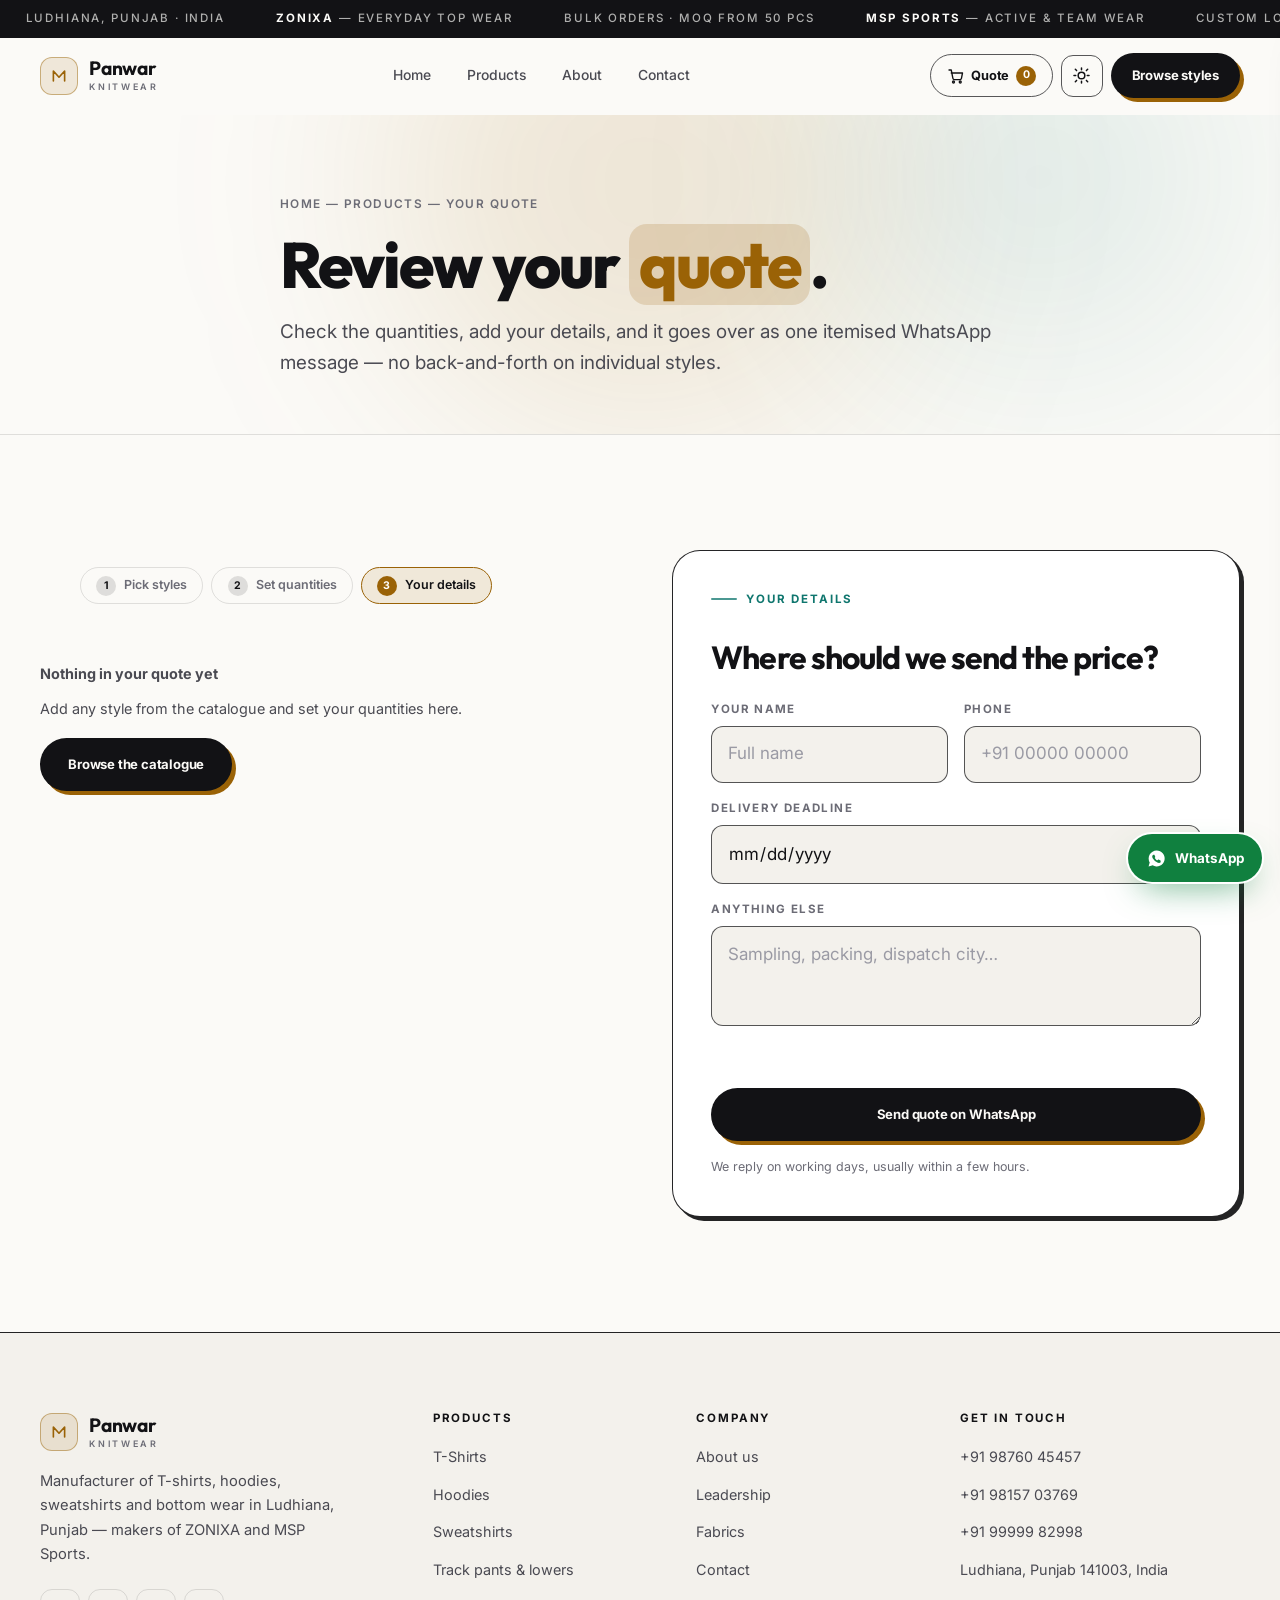
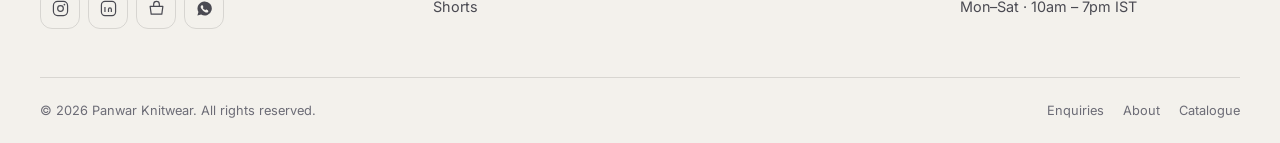
<file: quote.html>
<!DOCTYPE html>
<html lang="en">
<head>
  <meta charset="UTF-8" />
  <meta name="viewport" content="width=device-width, initial-scale=1.0" />
  <meta name="description" content="Review your Panwar Knitwear quote — set quantities, colours, sizes and branding per style, then send one itemised enquiry on WhatsApp." />
  <meta name="theme-color" content="#FBFAF7" media="(prefers-color-scheme: light)" />
  <meta name="theme-color" content="#16181F" media="(prefers-color-scheme: dark)" />
  <meta name="robots" content="noindex" />
  <title>Your Quote — Panwar Knitwear</title>

  <link rel="icon" href="data:image/svg+xml,%3Csvg xmlns='http://www.w3.org/2000/svg' viewBox='0 0 64 64'%3E%3Crect width='64' height='64' rx='16' fill='%2308080A'/%3E%3Cpath d='M18 44V20l14 16 14-16v24' fill='none' stroke='%23EBBA6E' stroke-width='5' stroke-linecap='round' stroke-linejoin='round'/%3E%3C/svg%3E" />

  <link rel="preconnect" href="https://fonts.googleapis.com" />
  <link rel="preconnect" href="https://fonts.gstatic.com" crossorigin />
  <link href="https://fonts.googleapis.com/css2?family=Outfit:wght@500..800&family=Inter:wght@400..700&display=swap" rel="stylesheet" />

  <!-- resolve the theme before first paint so there is no flash of the wrong one -->
  <script>
    (function () {
      var t;
      try { t = localStorage.getItem("pk-theme"); } catch (e) {}
      if (t !== "light" && t !== "dark") {
        t = window.matchMedia && window.matchMedia("(prefers-color-scheme: dark)").matches ? "dark" : "light";
      }
      document.documentElement.setAttribute("data-theme", t);
    })();
  </script>

  <link rel="stylesheet" href="css/style.css" />
</head>
<body>

  <a class="skip-link" href="#main">Skip to content</a>

  <div class="topbar" aria-hidden="true">
    <div class="topbar__track">
      <span>Ludhiana, Punjab · India</span><span><b>ZONIXA</b> — everyday top wear</span><span>Bulk orders · MOQ from 50 pcs</span><span><b>MSP Sports</b> — active &amp; team wear</span><span>Custom logo, print &amp; label</span>
      <span>Ludhiana, Punjab · India</span><span><b>ZONIXA</b> — everyday top wear</span><span>Bulk orders · MOQ from 50 pcs</span><span><b>MSP Sports</b> — active &amp; team wear</span><span>Custom logo, print &amp; label</span>
    </div>
  </div>

  <header class="header" id="header">
    <div class="container header__inner">
      <a href="index.html" class="logo" aria-label="Panwar Knitwear home">
        <span class="logo__mark" aria-hidden="true">
          <svg viewBox="0 0 32 32" width="20" height="20" fill="none" stroke="currentColor" stroke-width="2.6" stroke-linecap="round" stroke-linejoin="round"><path d="M7 24V8l9 10 9-10v16"/></svg>
        </span>
        <span class="logo__text">Panwar<small>Knitwear</small></span>
      </a>

      <nav class="nav" id="nav" aria-label="Main navigation">
        <ul class="nav__list">
          <li><a class="nav__link" href="index.html">Home</a></li>
          <li><a class="nav__link" href="products.html">Products</a></li>
          <li><a class="nav__link" href="about.html">About</a></li>
          <li><a class="nav__link" href="contact.html">Contact</a></li>
          <li><a class="btn btn--wa" href="https://wa.me/919876045457" target="_blank" rel="noopener">WhatsApp us</a></li>
        </ul>
      </nav>

      <div class="header__actions">
        <button class="theme-toggle" id="themeToggle" type="button" aria-pressed="false" aria-label="Switch to dark theme" title="Switch theme">
          <span class="theme-toggle__ico theme-toggle__ico--sun" aria-hidden="true"><svg viewBox="0 0 24 24" width="19" height="19" fill="none" stroke="currentColor" stroke-width="1.9" stroke-linecap="round"><circle cx="12" cy="12" r="4.2"/><path d="M12 2.5v2.2M12 19.3v2.2M4.2 4.2l1.6 1.6M18.2 18.2l1.6 1.6M2.5 12h2.2M19.3 12h2.2M4.2 19.8l1.6-1.6M18.2 5.8l1.6-1.6"/></svg></span>
          <span class="theme-toggle__ico theme-toggle__ico--moon" aria-hidden="true"><svg viewBox="0 0 24 24" width="19" height="19" fill="none" stroke="currentColor" stroke-width="1.9" stroke-linecap="round" stroke-linejoin="round"><path d="M20.5 14.4A8.6 8.6 0 1 1 9.6 3.5a7 7 0 0 0 10.9 10.9z"/></svg></span>
        </button>
        <a class="btn btn--primary header__cta" href="products.html">Browse styles</a>
        <button class="burger" id="burger" type="button" aria-label="Toggle menu" aria-expanded="false" aria-controls="nav">
          <span></span><span></span><span></span>
        </button>
      </div>
    </div>
  </header>

  <main id="main">

    <section class="pagehead">
      <span class="glow glow--1"></span>
      <span class="glow glow--2"></span>
      <div class="container pagehead__inner">
        <p class="crumbs"><a href="index.html">Home</a> — <a href="products.html">Products</a> — Your quote</p>
        <h1>Review your <em>quote</em>.</h1>
        <p class="lede">Check the quantities, add your details, and it goes over as one itemised WhatsApp message — no back-and-forth on individual styles.</p>
      </div>
    </section>

    <section class="section">
      <div class="container split" style="align-items:start">

        <!-- ---- the lines ---- -->
        <div class="split__copy">
          <ol class="qb-steps" id="qbSteps" hidden>
            <li>Pick styles</li>
            <li>Set quantities</li>
            <li aria-current="step">Your details</li>
          </ol>

          <div class="qb-review" id="qbReview"><!-- rendered by js/script.js --></div>

          <noscript>
            <p class="grid__empty">The quote builder needs JavaScript. Call +91 98760 45457 or message us on WhatsApp and we'll quote from your list.</p>
          </noscript>
        </div>

        <!-- ---- contact + send ---- -->
        <div class="split__art">
          <form class="panel form" id="qbForm" novalidate hidden>
            <p class="eyebrow" data-tone="teal">Your details</p>
            <h2 class="title" style="font-size:clamp(1.4rem,3vw,2rem);margin-bottom:.6rem">Where should we send the price?</h2>

            <div class="form__row">
              <div class="field">
                <label for="qbName">Your name</label>
                <input id="qbName" data-qb-meta="name" type="text" placeholder="Full name" autocomplete="name" required />
              </div>
              <div class="field">
                <label for="qbPhone">Phone</label>
                <input id="qbPhone" data-qb-meta="phone" type="tel" placeholder="+91 00000 00000" autocomplete="tel" required />
              </div>
            </div>

            <div class="field">
              <label for="qbDeadline">Delivery deadline</label>
              <input id="qbDeadline" data-qb-meta="deadline" type="date" />
            </div>

            <div class="field">
              <label for="qbNotes">Anything else</label>
              <textarea id="qbNotes" data-qb-meta="notes" maxlength="500" placeholder="Sampling, packing, dispatch city…" style="min-height:100px"></textarea>
            </div>

            <p class="form-msg" id="qbMsg" role="status"></p>

            <button class="btn btn--primary btn--block" type="submit">Send quote on WhatsApp</button>
            <small style="color:var(--dim);font-size:.78rem">We reply on working days, usually within a few hours.</small>
          </form>

          <details id="qbTextWrap" hidden>
            <summary>View quote as text</summary>
            <div class="qb-text__inner">
              <label class="sr-only" for="qbText">Your quote as plain text</label>
              <textarea id="qbText" readonly></textarea>
              <button class="btn btn--ghost" type="button" id="qbCopy">Copy quote text</button>
              <small style="color:var(--dim);font-size:.76rem">Useful if WhatsApp isn't installed, or if the quote is long enough to need a second message.</small>
            </div>
          </details>
        </div>

      </div>
    </section>

  </main>

  <footer class="footer">
    <div class="container footer__grid">
      <div class="footer__brand">
        <a href="index.html" class="logo">
          <span class="logo__mark" aria-hidden="true">
            <svg viewBox="0 0 32 32" width="20" height="20" fill="none" stroke="currentColor" stroke-width="2.6" stroke-linecap="round" stroke-linejoin="round"><path d="M7 24V8l9 10 9-10v16"/></svg>
          </span>
          <span class="logo__text">Panwar<small>Knitwear</small></span>
        </a>
        <p>Manufacturer of T-shirts, hoodies, sweatshirts and bottom wear in Ludhiana, Punjab — makers of ZONIXA and MSP Sports.</p>
        <div class="socials">
          <a href="https://www.instagram.com/" target="_blank" rel="noopener" aria-label="Instagram"><svg viewBox="0 0 24 24" width="17" height="17" fill="none" stroke="currentColor" stroke-width="1.7"><rect x="2" y="2" width="20" height="20" rx="6"/><circle cx="12" cy="12" r="4"/><circle cx="17.5" cy="6.5" r="1.2" fill="currentColor" stroke="none"/></svg></a>
          <a href="https://www.linkedin.com/" target="_blank" rel="noopener" aria-label="LinkedIn"><svg viewBox="0 0 24 24" width="17" height="17" fill="none" stroke="currentColor" stroke-width="1.7"><rect x="2" y="2" width="20" height="20" rx="5"/><path d="M7 10v7M7 7v.01M12 17v-4a2 2 0 0 1 4 0v4"/></svg></a>
          <a href="https://www.indiamart.com/" target="_blank" rel="noopener" aria-label="IndiaMART"><svg viewBox="0 0 24 24" width="17" height="17" fill="none" stroke="currentColor" stroke-width="1.7" stroke-linecap="round" stroke-linejoin="round"><path d="M3 9h18l-1.5 11h-15z"/><path d="M8 9V6a4 4 0 0 1 8 0v3"/></svg></a>
          <a href="https://wa.me/919876045457" target="_blank" rel="noopener" aria-label="WhatsApp"><svg viewBox="0 0 24 24" width="17" height="17" fill="currentColor"><path d="M12 2a10 10 0 0 0-8.6 15L2 22l5.2-1.4A10 10 0 1 0 12 2zm5.6 14.2c-.2.7-1.4 1.3-2 1.4-.5.1-1.2.1-1.9-.1a13 13 0 0 1-6.3-5.5c-.5-.8-.8-1.7-.8-2.5 0-.9.5-1.6 1-1.9.2-.2.6-.2.8-.2h.6c.2 0 .4 0 .6.5l.8 2c.1.2 0 .4-.1.5l-.4.5c-.1.2-.3.3-.1.6.5.8 1 1.4 1.8 2 .5.4 1 .6 1.3.8.2.1.4 0 .5-.1l.7-.8c.2-.2.3-.2.5-.1l2 1c.2.1.4.2.4.3.1.2.1.7 0 1.1z"/></svg></a>
        </div>
      </div>

      <div class="footer__col">
        <h4>Products</h4>
        <ul>
          <li><a href="products.html">T-Shirts</a></li>
          <li><a href="products.html">Hoodies</a></li>
          <li><a href="products.html">Sweatshirts</a></li>
          <li><a href="products.html">Track pants &amp; lowers</a></li>
          <li><a href="products.html">Shorts</a></li>
        </ul>
      </div>

      <div class="footer__col">
        <h4>Company</h4>
        <ul>
          <li><a href="about.html">About us</a></li>
          <li><a href="about.html#leadership">Leadership</a></li>
          <li><a href="index.html#fabrics">Fabrics</a></li>
          <li><a href="contact.html">Contact</a></li>
        </ul>
      </div>

      <div class="footer__col">
        <h4>Get in touch</h4>
        <ul>
          <li><a href="tel:+919876045457">+91 98760 45457</a></li>
          <li><a href="tel:+919815703769">+91 98157 03769</a></li>
          <li><a href="tel:+919999982998">+91 99999 82998</a></li>
          <li><span>Ludhiana, Punjab 141003, India</span></li>
          <li><span>Mon–Sat · 10am – 7pm IST</span></li>
        </ul>
      </div>
    </div>

    <div class="container footer__bottom">
      <p>&copy; <span id="year">2026</span> Panwar Knitwear. All rights reserved.</p>
      <ul class="footer__legal">
        <li><a href="contact.html">Enquiries</a></li>
        <li><a href="about.html">About</a></li>
        <li><a href="products.html">Catalogue</a></li>
      </ul>
    </div>
  </footer>

  <a class="wa-float" href="https://wa.me/919876045457" target="_blank" rel="noopener" aria-label="Chat on WhatsApp">
    <svg viewBox="0 0 24 24" width="19" height="19" fill="currentColor"><path d="M12 2a10 10 0 0 0-8.6 15L2 22l5.2-1.4A10 10 0 1 0 12 2zm5.6 14.2c-.2.7-1.4 1.3-2 1.4-.5.1-1.2.1-1.9-.1a13 13 0 0 1-6.3-5.5c-.5-.8-.8-1.7-.8-2.5 0-.9.5-1.6 1-1.9.2-.2.6-.2.8-.2h.6c.2 0 .4 0 .6.5l.8 2c.1.2 0 .4-.1.5l-.4.5c-.1.2-.3.3-.1.6.5.8 1 1.4 1.8 2 .5.4 1 .6 1.3.8.2.1.4 0 .5-.1l.7-.8c.2-.2.3-.2.5-.1l2 1c.2.1.4.2.4.3.1.2.1.7 0 1.1z"/></svg>
    <span>WhatsApp</span>
  </a>

  <button class="to-top" id="toTop" type="button" aria-label="Back to top">
    <svg viewBox="0 0 24 24" width="18" height="18" fill="none" stroke="currentColor" stroke-width="2" stroke-linecap="round" stroke-linejoin="round"><path d="m18 15-6-6-6 6"/></svg>
  </button>

  <div class="toast" id="toast" role="status" aria-live="polite"></div>

  <script src="js/script.js"></script>
</body>
</html>
</file>
<file: css/style.css>
/* ==========================================================================
   PANWAR KNITWEAR — dual-theme design system
   Light  "bold & bright" : off-white ground, ink borders, hard offset shadows
   Dark   "sleek glass"   : deep charcoal, frosted chips, glowing accents
   Display: Outfit · Body: Inter · Accent: --tone (see 1b)
   ========================================================================== */

/* ---------- 1. TOKENS — structural (theme-invariant) ---------- */
:root {
  --ff-display: "Outfit", "Futura", "Segoe UI", system-ui, sans-serif;
  --ff-body:    "Inter", system-ui, -apple-system, "Segoe UI", sans-serif;

  --r-sm: 12px;
  --r:    20px;
  --r-lg: 28px;

  --pad:   clamp(1.1rem, 4vw, 2rem);
  --gap:   clamp(1rem, 2.4vw, 1.75rem);
  --sec-y: clamp(4rem, 9vw, 8rem);

  /* fluid type scale */
  --fs-xs:   .72rem;
  --fs-sm:   .82rem;
  --fs-base: clamp(1rem,    .97rem  + .15vw, 1.06rem);
  --fs-lg:   clamp(1.06rem, 1rem    + .3vw,  1.18rem);
  --fs-h4:   clamp(1.15rem, 1.05rem + .5vw,  1.4rem);
  --fs-h3:   clamp(1.35rem, 1.15rem + 1vw,   1.9rem);
  --fs-h2:   clamp(2rem,    1.4rem  + 3vw,   3.6rem);
  --fs-h1:   clamp(2.6rem,  1.6rem  + 5.2vw, 5.4rem);
  --fs-page: clamp(2.2rem,  1.5rem  + 3.6vw, 4rem);

  /* a geometric sans needs negative tracking at display size */
  --track-tight: -.03em;
  --track-snug:  -.015em;
  --track-caps:   .12em;
  --track-wide:   .16em;

  --lh-display: .95;
  --lh-title:   1.04;
  --lh-tight:   1.35;
  --lh-body:    1.65;
  --fw-display: 700;

  --ease:        cubic-bezier(.22, .8, .3, 1);
  --ease-out:    cubic-bezier(.16, 1, .3, 1);
  --ease-spring: cubic-bezier(.34, 1.56, .64, 1);
  --dur-1: .18s;
  --dur-2: .32s;
  --dur-3: .6s;

  /* gradients derive from the active theme's accents, so they follow it */
  --grad-gold: linear-gradient(100deg, var(--gold-soft), var(--gold) 45%, var(--ember));
  --grad-tone: linear-gradient(120deg, var(--tone), color-mix(in srgb, var(--tone) 55%, var(--gold)));
}

/* ---------- 1b. ACCENT TONES ----------
   Put data-tone on any card/tile and every accented part of it (icon, border,
   glow, hover wash) follows that colour instead of the default gold. */
[data-tone="gold"]   { --tone: var(--gold); }
[data-tone="teal"]   { --tone: var(--teal); }
[data-tone="violet"] { --tone: var(--violet); }
[data-tone="coral"]  { --tone: var(--coral); }
[data-tone="sky"]    { --tone: var(--sky); }
[data-tone="lime"]   { --tone: var(--lime); }
[data-tone="ember"]  { --tone: var(--ember); }

/* ---------- 1c. THEME — LIGHT (default) ----------
   INVARIANT: every accent is DARK in light and LIGHT in dark, so one
   --on-tone works for any text sitting on an accent. Adding a mid-tone accent
   silently breaks .btn--primary, .filter.is-active, .product__ask,
   .panel__badge, .product__badge, .skip-link and ::selection. */
:root {
  color-scheme: light;

  --bg:          #FBFAF7;
  --bg-2:        #F3F1EC;
  --surface:     #FFFFFF;
  --surface-2:   #F7F5F0;
  --line:        rgba(18, 18, 20, .12);
  --line-strong: rgba(18, 18, 20, .70);
  --line-ink:    rgba(18, 18, 20, .92);

  --text:      #121215;
  --muted:     #4A4A52;
  --dim:       #6C6C76;
  --ink-solid: #121215;
  --on-tone:   #FFFFFF;

  --gold:      #9A6206;
  --gold-soft: #7A4D04;
  --ember:     #B3400B;
  --teal:      #0F766E;
  --violet:    #6D28D9;
  --coral:     #BE123C;
  --sky:       #1D4ED8;
  --lime:      #3F6212;
  --tone:      var(--gold);

  --shadow:         0 18px 40px -28px rgba(18, 18, 20, .22);
  --shadow-hard:    4px 4px 0 0 var(--line-ink);
  --shadow-hard-lg: 7px 7px 0 0 var(--line-ink);

  /* card / panel recipe */
  --card-bg:           var(--surface);
  --card-bw:           1.5px;
  --card-border-color: var(--line-ink);
  --card-shadow:       var(--shadow-hard);
  --card-shadow-hover: 7px 7px 0 0 color-mix(in srgb, var(--tone) 85%, transparent);
  --card-wash:         7%;
  --lift:              translate(-2px, -2px);

  --btn-primary-bg:           var(--ink-solid);
  --btn-primary-fg:           #FBFAF7;
  --btn-primary-shadow:       4px 4px 0 0 var(--tone);
  --btn-primary-shadow-hover: 6px 6px 0 0 var(--tone);

  /* photography — light mode wants BRIGHT photos, not dimmed ones */
  --img-filter:       saturate(1.02) contrast(1.02);
  --img-filter-hover: saturate(1.1) contrast(1.04);
  --brand-photo-op:       .16;
  --brand-photo-op-hover: .24;

  /* photo scrims are whole gradients, not percentages — light needs a
     different gradient SHAPE, not an inverted one */
  --scrim-hero:  linear-gradient(200deg, color-mix(in srgb, var(--tone) 14%, transparent), transparent 55%);
  --scrim-brand: radial-gradient(120% 90% at 85% 0%, color-mix(in srgb, var(--tone) 18%, transparent), transparent 62%),
                 linear-gradient(165deg, color-mix(in srgb, var(--surface) 84%, transparent), var(--surface) 93%);
  --scrim-cat:   linear-gradient(180deg, color-mix(in srgb, var(--tone) 15%, transparent), transparent 72%);
  --scrim-media: linear-gradient(180deg, transparent 68%, color-mix(in srgb, var(--tone) 9%, transparent));
  --scrim-shot:  linear-gradient(180deg, transparent 40%, color-mix(in srgb, var(--surface) 88%, transparent) 74%, var(--surface));
  --shot-bg:     var(--surface);

  /* chips that float over photographs read as solid stickers in light */
  --glass-chip: var(--surface);
  --chip-blur:  none;
  --badge-ring: var(--surface);

  --grain-opacity: 0;
  --lattice:       rgba(18, 18, 20, .07);
  --ghost-ink:     rgba(18, 18, 20, .07);
  --pill-bg:       rgba(18, 18, 20, .03);
  --nav-hover:     rgba(18, 18, 20, .05);

  --wash-gold:   color-mix(in srgb, var(--gold) 13%, transparent);
  --wash-teal:   color-mix(in srgb, var(--teal) 11%, transparent);
  --wash-violet: color-mix(in srgb, var(--violet) 10%, transparent);
  --glow-blur:   110px;

  --topbar-bg:     var(--ink-solid);
  --topbar-fg:     rgba(251, 250, 247, .68);
  --topbar-strong: #FBFAF7;
  --topbar-line:   transparent;

  --strip-bg:   var(--bg);
  --strip-bw:   1.5px;
  --strip-line: var(--line-ink);

  --header-bg:     color-mix(in srgb, var(--bg) 82%, transparent);
  --header-shadow: 0 1px 0 var(--line), 0 8px 24px -18px rgba(18, 18, 20, .18);
  --drawer-bg:     color-mix(in srgb, var(--bg) 97%, transparent);

  --float-bg:   var(--surface);
  --float-blur: none;
  --toast-bg:   var(--ink-solid);
  --toast-fg:   #FBFAF7;

  --placeholder:  #9A9AA4;
  --danger:       #B91C1C;
  --wa-solid:     #10803F;
  --wa-ink:       #0B6B34;
  --scroll-thumb: rgba(18, 18, 20, .22);

  /* .title em — light gets a highlighter swash instead of gradient text */
  --em-color: var(--tone);
  --em-bg:    color-mix(in srgb, var(--tone) 18%, transparent);
  --em-clip:  border-box;
  --em-fill:  currentColor;
  --em-pad:   0 .16em;
}

/* ---------- 1d. THEME — DARK ---------- */
:root[data-theme="dark"] {
  color-scheme: dark;

  --bg:          #16181F;
  --bg-2:        #1D1F28;
  --surface:     #252833;
  --surface-2:   #2E313E;
  --line:        rgba(255, 255, 255, .11);
  --line-strong: rgba(255, 255, 255, .22);
  --line-ink:    rgba(255, 255, 255, .30);

  --text:      #F4F1EB;
  --muted:     #B4AFA5;
  --dim:       #8D887E;
  --ink-solid: #F4F1EB;
  --on-tone:   #14100A;

  --gold:      #EBBA6E;
  --gold-soft: #F7DAAB;
  --ember:     #E8814F;
  --teal:      #4ECDC4;
  --violet:    #A78BFA;
  --coral:     #FB7185;
  --sky:       #62A9F9;
  --lime:      #A9D94B;
  --tone:      var(--gold);

  --shadow:         0 24px 60px -28px rgba(0, 0, 0, .75);
  --shadow-hard:    0 14px 30px -20px rgba(0, 0, 0, .8);
  --shadow-hard-lg: 0 20px 44px -24px rgba(0, 0, 0, .85);

  --card-bg:           var(--surface);
  --card-bw:           1px;
  --card-border-color: var(--line);
  --card-shadow:       none;
  --card-shadow-hover: 0 24px 50px -24px color-mix(in srgb, var(--tone) 62%, transparent);
  --card-wash:         14%;
  --lift:              translateY(-6px);

  --btn-primary-bg:           var(--grad-gold);
  --btn-primary-fg:           var(--on-tone);
  --btn-primary-shadow:       0 0 0 0 transparent;
  --btn-primary-shadow-hover: 0 14px 34px -12px color-mix(in srgb, var(--gold) 55%, transparent);

  --img-filter:       saturate(.88) brightness(.86);
  --img-filter-hover: saturate(1.05) brightness(1);
  --brand-photo-op:       .38;
  --brand-photo-op-hover: .50;

  --scrim-hero:  linear-gradient(200deg, transparent 40%, color-mix(in srgb, var(--bg) 70%, transparent));
  --scrim-brand: radial-gradient(120% 90% at 85% 0%, color-mix(in srgb, var(--tone) 34%, transparent), transparent 62%),
                 linear-gradient(165deg, color-mix(in srgb, var(--bg) 62%, transparent), var(--bg) 88%);
  --scrim-cat:   linear-gradient(180deg, color-mix(in srgb, var(--tone) 18%, transparent),
                 color-mix(in srgb, var(--bg) 88%, transparent) 92%);
  --scrim-media: linear-gradient(180deg, transparent 45%, color-mix(in srgb, var(--bg) 72%, transparent));
  --scrim-shot:  linear-gradient(180deg, transparent 40%, color-mix(in srgb, var(--bg) 82%, transparent));
  --shot-bg:     var(--bg-2);

  --glass-chip: color-mix(in srgb, var(--bg) 76%, transparent);
  --chip-blur:  blur(6px);
  --badge-ring: transparent;

  --grain-opacity: .12;
  --lattice:       rgba(255, 255, 255, .04);
  --ghost-ink:     rgba(255, 255, 255, .06);
  --pill-bg:       rgba(255, 255, 255, .03);
  --nav-hover:     rgba(255, 255, 255, .05);

  --wash-gold:   color-mix(in srgb, var(--gold) 20%, transparent);
  --wash-teal:   color-mix(in srgb, var(--teal) 16%, transparent);
  --wash-violet: color-mix(in srgb, var(--violet) 14%, transparent);
  --glow-blur:   100px;

  --topbar-bg:     var(--surface);
  --topbar-fg:     var(--muted);
  --topbar-strong: var(--gold);
  --topbar-line:   var(--line);

  --strip-bg:   var(--bg-2);
  --strip-bw:   1px;
  --strip-line: var(--line);

  --header-bg:     color-mix(in srgb, #0A0B0F 82%, transparent);
  --header-shadow: 0 1px 0 var(--line);
  --drawer-bg:     rgba(12, 13, 17, .97);

  --float-bg:   rgba(19, 20, 25, .9);
  --float-blur: blur(8px);
  --toast-bg:   rgba(19, 20, 25, .95);
  --toast-fg:   var(--text);

  --placeholder:  #55524C;
  --danger:       #F08A7A;
  --wa-solid:     #10803F;
  --wa-ink:       #7CE8A6;
  --scroll-thumb: #3A3D4A;

  /* dark keeps the gradient text-clip */
  --em-color: transparent;
  --em-bg:    var(--grad-gold);
  --em-clip:  text;
  --em-fill:  transparent;
  --em-pad:   0;
}

/* ---------- 2. RESET ---------- */
*, *::before, *::after { box-sizing: border-box; }

html {
  scroll-behavior: smooth;
  scroll-padding-top: 92px;
  -webkit-text-size-adjust: 100%;
  scrollbar-color: var(--scroll-thumb) var(--bg);
}

body {
  margin: 0;
  background: var(--bg);
  color: var(--text);
  font-family: var(--ff-body);
  font-size: var(--fs-base);
  line-height: var(--lh-body);
  overflow-x: hidden;
  -webkit-font-smoothing: antialiased;
}

img, svg { display: block; max-width: 100%; }
a { color: inherit; text-decoration: none; }
button, input, textarea, select { font: inherit; color: inherit; }

/* Outfit needs real weight — 400 renders every headline thin and weak */
h1, h2, h3, h4 {
  margin: 0;
  font-weight: var(--fw-display);
  line-height: var(--lh-title);
  letter-spacing: var(--track-snug);
}
p  { margin: 0; }
ul { margin: 0; padding: 0; list-style: none; }

:focus-visible {
  outline: 2px solid var(--tone);
  outline-offset: 3px;
  border-radius: 4px;
}

::selection { background: var(--tone); color: var(--on-tone); }

::-webkit-scrollbar { width: 10px; height: 10px; }
::-webkit-scrollbar-track { background: var(--bg); }
::-webkit-scrollbar-thumb { background: var(--scroll-thumb); border-radius: 20px; }
::-webkit-scrollbar-thumb:hover { background: color-mix(in srgb, var(--scroll-thumb) 70%, var(--text)); }

/* ---------- 3. GRAIN + AMBIENT LIGHT ---------- */
body::before {
  /* fine film grain — off in light, where it would read as a dirty scan */
  content: "";
  position: fixed;
  inset: 0;
  z-index: 9;
  pointer-events: none;
  opacity: var(--grain-opacity);
  background-image: url("data:image/svg+xml,%3Csvg xmlns='http://www.w3.org/2000/svg' width='140' height='140'%3E%3Cfilter id='n'%3E%3CfeTurbulence type='fractalNoise' baseFrequency='.85' numOctaves='3'/%3E%3C/filter%3E%3Crect width='140' height='140' filter='url(%23n)' opacity='.5'/%3E%3C/svg%3E");
}

.glow {
  position: absolute;
  border-radius: 50%;
  filter: blur(var(--glow-blur));
  pointer-events: none;
  z-index: 0;
}

/* ---------- 4. LAYOUT UTILITIES ---------- */
.container {
  width: min(1200px, 100% - (var(--pad) * 2));
  margin-inline: auto;
}

.section { position: relative; padding-block: var(--sec-y); }
.section--tint { background: var(--bg-2); }

.section__head { max-width: 620px; margin-bottom: clamp(2rem, 5vw, 3.5rem); }
.section__head--center { margin-inline: auto; text-align: center; }

.eyebrow {
  display: inline-flex;
  align-items: center;
  gap: .55rem;
  margin-bottom: 1rem;
  font-size: var(--fs-xs);
  font-weight: 700;
  letter-spacing: var(--track-wide);
  text-transform: uppercase;
  color: var(--tone);
}
.eyebrow::before {
  content: "";
  width: 26px; height: 2px;
  border-radius: 2px;
  background: var(--tone);
  opacity: .75;
}
.section__head--center .eyebrow::after {
  content: "";
  width: 26px; height: 2px;
  border-radius: 2px;
  background: var(--tone);
  opacity: .75;
}

.title {
  font-family: var(--ff-display);
  font-weight: var(--fw-display);
  font-size: var(--fs-h2);
  line-height: var(--lh-title);
  letter-spacing: var(--track-tight);
  text-wrap: balance;
}

/* emphasis: highlighter swash in light, gradient text-clip in dark */
.title em,
.hero__title em,
.pagehead h1 em {
  font-style: normal;
  color: var(--em-color);
  background: var(--em-bg);
  -webkit-background-clip: var(--em-clip);
  background-clip: var(--em-clip);
  -webkit-text-fill-color: var(--em-fill);
  padding: var(--em-pad);
  border-radius: .28em;
  -webkit-box-decoration-break: clone;
  box-decoration-break: clone;
}

.lede {
  margin-top: 1.1rem;
  color: var(--muted);
  font-size: var(--fs-lg);
  text-wrap: pretty;
}

.grid { display: grid; gap: var(--gap); }

.sr-only {
  position: absolute; width: 1px; height: 1px;
  padding: 0; margin: -1px; overflow: hidden;
  clip: rect(0 0 0 0); white-space: nowrap; border: 0;
}

.skip-link {
  position: absolute; left: 1rem; top: -100px; z-index: 999;
  padding: .7rem 1.1rem; border-radius: var(--r-sm);
  background: var(--tone); color: var(--on-tone); font-weight: 700;
  transition: top .2s;
}
.skip-link:focus { top: 1rem; }

/* ---------- 5. BUTTONS ---------- */
.btn {
  display: inline-flex;
  align-items: center;
  justify-content: center;
  gap: .6rem;
  padding: .92rem 1.7rem;
  border: var(--card-bw) solid var(--line-strong);
  border-radius: 999px;
  background: transparent;
  font-size: var(--fs-sm);
  font-weight: 700;
  letter-spacing: var(--track-snug);
  cursor: pointer;
  transition: transform var(--dur-2) var(--ease-spring), background var(--dur-2),
              border-color var(--dur-2), color var(--dur-2), box-shadow var(--dur-2);
}
.btn:active { transform: translateY(1px); }

.btn--primary {
  border-color: transparent;
  background: var(--btn-primary-bg);
  color: var(--btn-primary-fg);
  box-shadow: var(--btn-primary-shadow);
}
.btn--primary:hover { box-shadow: var(--btn-primary-shadow-hover); }

.btn--ghost { color: var(--text); }
.btn--ghost:hover {
  border-color: var(--tone);
  color: var(--tone);
  background: color-mix(in srgb, var(--tone) 10%, transparent);
}

.btn--wa {
  border-color: color-mix(in srgb, var(--wa-solid) 45%, transparent);
  color: var(--wa-ink);
}
.btn--wa:hover {
  background: color-mix(in srgb, var(--wa-solid) 12%, transparent);
  border-color: var(--wa-solid);
}

.btn--block { width: 100%; }

.link-arrow {
  display: inline-flex; align-items: center; gap: .5rem;
  font-size: var(--fs-sm); font-weight: 700; letter-spacing: var(--track-snug);
  color: var(--tone);
}
.link-arrow svg { transition: transform var(--dur-2) var(--ease-spring); }
.link-arrow:hover svg { transform: translateX(5px); }

/* ---------- 6. HEADER ---------- */
.topbar {
  position: relative; z-index: 60;
  background: var(--topbar-bg);
  border-bottom: 1px solid var(--topbar-line);
  overflow: hidden;
}
.topbar__track {
  display: flex; width: max-content;
  animation: slide 34s linear infinite;
}
.topbar__track span {
  padding: .55rem 1.6rem;
  font-size: var(--fs-xs); font-weight: 500;
  letter-spacing: var(--track-wide); text-transform: uppercase;
  color: var(--topbar-fg); white-space: nowrap;
}
.topbar__track b { color: var(--topbar-strong); font-weight: 700; }
@keyframes slide { to { transform: translateX(-50%); } }

.header {
  position: sticky; top: 0; z-index: 70;
  border-bottom: 1px solid transparent;
  transition: background var(--dur-2), border-color var(--dur-2), box-shadow var(--dur-2);
}
.header.is-stuck {
  background: var(--header-bg);
  backdrop-filter: blur(14px);
  border-bottom-color: var(--line);
  box-shadow: var(--header-shadow);
}
/* a translucent header with no blur support is illegible — go opaque */
@supports not (backdrop-filter: blur(1px)) {
  .header.is-stuck { background: var(--bg); }
}

.header__inner {
  display: flex; align-items: center; justify-content: space-between;
  gap: 1rem; height: 76px;
}

.logo { display: inline-flex; align-items: center; gap: .7rem; }
.logo__mark {
  display: grid; place-items: center;
  width: 38px; height: 38px;
  border: var(--card-bw) solid color-mix(in srgb, var(--tone) 45%, transparent);
  border-radius: 12px;
  color: var(--tone);
  background: color-mix(in srgb, var(--tone) 12%, transparent);
}
.logo__text {
  font-family: var(--ff-display);
  font-weight: 700;
  font-size: 1.2rem; letter-spacing: var(--track-snug); line-height: 1;
}
.logo__text small {
  display: block;
  font-family: var(--ff-body);
  font-size: .56rem; font-weight: 600;
  letter-spacing: .3em; text-transform: uppercase;
  color: var(--dim); margin-top: .3rem;
}

.nav__list { display: flex; align-items: center; gap: .35rem; }
.nav__link {
  position: relative;
  display: block; padding: .5rem .95rem;
  font-size: .87rem; font-weight: 500; color: var(--muted);
  border-radius: 999px;
  transition: color var(--dur-1), background var(--dur-1);
}
.nav__link:hover { color: var(--text); background: var(--nav-hover); }
.nav__link.is-active { color: var(--tone); font-weight: 700; }
.nav__link.is-active::after {
  content: ""; position: absolute; left: 50%; bottom: 2px;
  width: 4px; height: 4px; margin-left: -2px;
  border-radius: 50%; background: var(--tone);
}

/* the WhatsApp entry lives in the mobile menu only — desktop keeps "Get a quote" */
.nav .btn--wa { display: none; }

.header__actions { display: flex; align-items: center; gap: .5rem; }
.header__cta { padding: .68rem 1.25rem; font-size: .82rem; }

.burger {
  display: none;
  width: 42px; height: 42px;
  padding: 0;
  border: var(--card-bw) solid var(--line-strong);
  border-radius: 12px;
  background: transparent;
  cursor: pointer;
}
.burger span {
  display: block; width: 17px; height: 2px; margin: 3.5px auto;
  background: var(--text); border-radius: 2px;
  transition: transform var(--dur-2) var(--ease-spring), opacity var(--dur-1);
}
.burger.is-open span:nth-child(1) { transform: translateY(5.5px) rotate(45deg); }
.burger.is-open span:nth-child(2) { opacity: 0; }
.burger.is-open span:nth-child(3) { transform: translateY(-5.5px) rotate(-45deg); }

/* ---------- 6b. THEME TOGGLE ----------
   Lives in .header__actions, which stays visible at every breakpoint (it holds
   .burger), so the control is never buried in the mobile drawer. */
.theme-toggle {
  position: relative;
  display: grid; place-items: center;
  width: 42px; height: 42px;
  padding: 0;
  border: var(--card-bw) solid var(--line-strong);
  border-radius: 12px;
  background: transparent;
  color: var(--text);
  cursor: pointer;
  transition: border-color var(--dur-2), color var(--dur-2), background var(--dur-2);
}
.theme-toggle:hover {
  border-color: var(--tone);
  color: var(--tone);
  background: color-mix(in srgb, var(--tone) 10%, transparent);
}
.theme-toggle__ico {
  position: absolute;
  display: grid; place-items: center;
  transition: opacity var(--dur-2), transform var(--dur-2) var(--ease-spring);
}
/* state comes from CSS, so it is right on first paint with no JS involved */
.theme-toggle__ico--moon { opacity: 0; transform: rotate(-90deg) scale(.5); }
:root[data-theme="dark"] .theme-toggle__ico--moon { opacity: 1; transform: none; }
:root[data-theme="dark"] .theme-toggle__ico--sun  { opacity: 0; transform: rotate(90deg) scale(.5); }

/* ---------- 7. HERO ---------- */
.hero {
  position: relative;
  padding-block: clamp(3.5rem, 8vw, 6.5rem) clamp(3.5rem, 8vw, 6rem);
  overflow: hidden;
}
.hero::after {
  /* faint knit-stitch lattice */
  content: "";
  position: absolute; inset: 0; z-index: 0; pointer-events: none;
  background-image:
    repeating-linear-gradient(115deg, var(--lattice) 0 1px, transparent 1px 13px),
    repeating-linear-gradient(65deg,  var(--lattice) 0 1px, transparent 1px 13px);
  -webkit-mask-image: radial-gradient(90% 70% at 60% 30%, #000 20%, transparent 78%);
  mask-image: radial-gradient(90% 70% at 60% 30%, #000 20%, transparent 78%);
}
.hero .glow--1 { top: -14%; right: -6%; width: 480px; height: 480px; background: var(--wash-gold); }
.hero .glow--2 { bottom: -24%; left: -10%; width: 460px; height: 460px; background: var(--wash-teal); }
.hero .glow--3 { top: 30%; left: 34%; width: 380px; height: 380px; background: var(--wash-violet); }

.hero__inner {
  position: relative; z-index: 1;
  display: grid;
  grid-template-columns: 1.08fr .92fr;
  gap: clamp(2rem, 5vw, 4rem);
  align-items: center;
}

.pill {
  display: inline-flex; align-items: center; gap: .5rem;
  padding: .42rem .95rem;
  border: var(--card-bw) solid var(--line-strong);
  border-radius: 999px;
  background: var(--pill-bg);
  font-size: var(--fs-xs); font-weight: 600;
  letter-spacing: var(--track-caps); text-transform: uppercase;
  color: var(--muted);
}
.pill i { width: 7px; height: 7px; border-radius: 50%; background: var(--tone); }

.hero__title {
  margin-top: 1.5rem;
  font-family: var(--ff-display);
  font-weight: 800;
  font-size: var(--fs-h1);
  line-height: var(--lh-display);
  letter-spacing: var(--track-tight);
  text-wrap: balance;
}
.hero__text {
  max-width: 50ch; margin-top: 1.4rem;
  color: var(--muted); font-size: var(--fs-lg);
  text-wrap: pretty;
}
.hero__cta { display: flex; flex-wrap: wrap; gap: .75rem; margin-top: 2rem; }

.hero__stats {
  display: grid; grid-template-columns: repeat(3, auto);
  gap: clamp(1.2rem, 4vw, 2.8rem);
  margin-top: 2.8rem; padding-top: 1.8rem;
  border-top: 1px solid var(--line);
  justify-content: start;
}
.hero__stats strong {
  display: block;
  font-family: var(--ff-display); font-weight: 800;
  font-size: clamp(1.8rem, 4vw, 2.5rem); line-height: 1;
  letter-spacing: var(--track-tight);
  color: var(--tone);
}
.hero__stats span {
  display: block; margin-top: .45rem;
  font-size: var(--fs-xs); font-weight: 600;
  letter-spacing: var(--track-caps); text-transform: uppercase; color: var(--dim);
}

/* hero art */
.hero__art { position: relative; }
.hero__frame {
  position: relative;
  border: var(--card-bw) solid var(--card-border-color);
  border-radius: var(--r-lg);
  background:
    radial-gradient(120% 90% at 30% 0%, var(--wash-gold), transparent 60%),
    linear-gradient(165deg, var(--surface-2), var(--bg));
  padding: clamp(1.4rem, 3vw, 2.2rem);
  box-shadow: var(--card-shadow);
  overflow: hidden;
}
.hero__frame::before {
  content: ""; position: absolute; inset: 0; z-index: 2; pointer-events: none;
  background: repeating-linear-gradient(90deg, var(--lattice) 0 1px, transparent 1px 26px);
}

/* main hero photograph + the smaller inset shot overlapping its corner */
.hero__photo {
  position: relative;
  aspect-ratio: 4 / 5;
  border-radius: var(--r);
  overflow: hidden;
  border: 1px solid var(--line);
}
.hero__photo img {
  width: 100%; height: 100%; object-fit: cover;
  filter: var(--img-filter);
  animation: heroIn 1.2s var(--ease-out) both;
}
.hero__photo::after {
  content: ""; position: absolute; inset: 0;
  background: var(--scrim-hero);
}
@keyframes heroIn { from { transform: scale(1.08); opacity: 0; } }

.hero__inset {
  position: absolute; z-index: 3;
  left: -10%; bottom: 12%;
  width: 46%;
  border-radius: var(--r-sm);
  overflow: hidden;
  border: 2px solid var(--surface);
  box-shadow: var(--shadow-hard-lg);
  aspect-ratio: 4 / 3;
  animation: bob 7s ease-in-out infinite;
}
.hero__inset img { width: 100%; height: 100%; object-fit: cover; filter: var(--img-filter); }

.chip-float {
  position: absolute; z-index: 2;
  display: flex; align-items: center; gap: .65rem;
  padding: .7rem .95rem;
  border: var(--card-bw) solid var(--card-border-color);
  border-radius: 16px;
  background: var(--glass-chip);
  backdrop-filter: var(--chip-blur);
  box-shadow: var(--card-shadow);
  animation: bob 6s ease-in-out infinite;
}
.chip-float strong { display: block; font-size: .82rem; font-weight: 700; }
.chip-float small { display: block; font-size: .68rem; color: var(--dim); }
.chip-float__ico { font-size: 1.05rem; color: var(--tone); }
.chip-float--a { top: 8%; left: -5%; }
.chip-float--b { bottom: 9%; right: -4%; animation-delay: -3s; }
@keyframes bob { 50% { transform: translateY(-11px); } }

/* ---------- 8. MARQUEE STRIP ---------- */
.strip {
  border-block: var(--strip-bw) solid var(--strip-line);
  background: var(--strip-bg);
  overflow: hidden;
}
.strip__track {
  display: flex; width: max-content;
  animation: slide 40s linear infinite;
}
.strip__track > * {
  display: inline-flex; align-items: center; gap: 1.6rem;
  padding: 1.15rem 0;
}
.strip__track span {
  padding-inline: .8rem;
  font-family: var(--ff-display); font-weight: 600;
  font-size: 1.05rem; letter-spacing: var(--track-caps); text-transform: uppercase;
  color: var(--muted); white-space: nowrap;
}
.strip__track i { color: var(--tone); font-style: normal; }
.strip:hover .strip__track,
.topbar:hover .topbar__track { animation-play-state: paused; }

/* ---------- 9. CARDS ---------- */
.card {
  position: relative;
  padding: clamp(1.4rem, 3vw, 2rem);
  border: var(--card-bw) solid var(--card-border-color);
  border-radius: var(--r-lg);
  background: var(--card-bg);
  box-shadow: var(--card-shadow);
  transition: transform var(--dur-3) var(--ease-out), border-color var(--dur-2),
              background var(--dur-2), box-shadow var(--dur-3) var(--ease-out);
  overflow: hidden;
}
.card::after {
  content: ""; position: absolute; inset: 0;
  background: linear-gradient(180deg, transparent, color-mix(in srgb, var(--tone) var(--card-wash), transparent));
  opacity: 0;
  transition: opacity .4s; pointer-events: none;
}
.card:hover {
  border-color: var(--tone);
  box-shadow: var(--card-shadow-hover);
}
.card:hover::after { opacity: 1; }

.card h3 { position: relative; z-index: 1; font-size: var(--fs-h4); margin-bottom: .55rem; }
.card p  { position: relative; z-index: 1; color: var(--muted); font-size: .92rem; }

/* sticker-style icon tile */
.card__ico {
  position: relative; z-index: 1;
  display: grid; place-items: center;
  width: 48px; height: 48px; margin-bottom: 1.2rem;
  border: var(--card-bw) solid color-mix(in srgb, var(--tone) 50%, transparent);
  border-radius: 14px;
  color: var(--tone);
  background: color-mix(in srgb, var(--tone) 14%, var(--card-bg));
  transition: transform var(--dur-2) var(--ease-spring), background var(--dur-2);
}
.card:hover .card__ico { background: color-mix(in srgb, var(--tone) 26%, var(--card-bg)); }

.card__num {
  position: absolute; top: .9rem; right: 1.2rem;
  font-family: var(--ff-display); font-weight: 800; font-size: 2.8rem;
  letter-spacing: var(--track-tight);
  color: var(--ghost-ink);
  transition: color var(--dur-2);
}
.card:hover .card__num { color: color-mix(in srgb, var(--tone) 30%, transparent); }

.grid--3 { grid-template-columns: repeat(auto-fit, minmax(260px, 1fr)); }
.grid--4 { grid-template-columns: repeat(auto-fit, minmax(224px, 1fr)); }

/* Brand cards */
.brands { grid-template-columns: repeat(auto-fit, minmax(300px, 1fr)); }
.brand {
  position: relative;
  display: flex; flex-direction: column;
  min-height: 320px; padding: clamp(1.6rem, 3vw, 2.4rem);
  border: var(--card-bw) solid var(--card-border-color);
  border-radius: var(--r-lg);
  background: var(--card-bg);
  box-shadow: var(--card-shadow);
  overflow: hidden;
  transition: transform var(--dur-3) var(--ease-out), border-color var(--dur-2), box-shadow var(--dur-3);
}
.brand:hover { border-color: var(--tone); box-shadow: var(--card-shadow-hover); }
.brand > * { position: relative; z-index: 2; }

/* photograph sits behind, with a tone-washed scrim so the copy stays readable */
.brand__photo {
  position: absolute; inset: 0; z-index: 0;
  width: 100%; height: 100%;
  object-fit: cover;
  opacity: var(--brand-photo-op);
  transition: transform .8s var(--ease-out), opacity .5s;
}
.brand:hover .brand__photo { opacity: var(--brand-photo-op-hover); }
.brand::before {
  content: ""; position: absolute; inset: 0; z-index: 1;
  background: var(--scrim-brand);
}

.brand--zonixa { --tone: var(--gold); }
.brand--msp    { --tone: var(--violet); }

.brand__tag {
  font-size: var(--fs-xs); font-weight: 700;
  letter-spacing: var(--track-wide); text-transform: uppercase; color: var(--dim);
}
.brand__name {
  margin-top: .7rem;
  font-family: var(--ff-display); font-weight: 800;
  font-size: clamp(2rem, 4.5vw, 2.9rem);
  letter-spacing: var(--track-tight);
}
.brand p { margin-top: .9rem; color: var(--muted); font-size: .94rem; max-width: 42ch; }
.brand__list { margin-top: 1.4rem; display: flex; flex-wrap: wrap; gap: .45rem; }
.brand__list li {
  padding: .32rem .8rem;
  border: 1px solid color-mix(in srgb, var(--tone) 45%, transparent);
  border-radius: 999px;
  background: color-mix(in srgb, var(--tone) 8%, transparent);
  font-size: .72rem; font-weight: 500; color: var(--muted);
  transition: background var(--dur-1), color var(--dur-1);
}
.brand__list li:hover { background: color-mix(in srgb, var(--tone) 20%, transparent); color: var(--text); }
.brand .link-arrow { margin-top: auto; padding-top: 1.6rem; color: var(--tone); }

/* Category cards */
.cat {
  position: relative;
  display: block;
  border: var(--card-bw) solid var(--card-border-color);
  border-radius: var(--r);
  background: var(--card-bg);
  box-shadow: var(--card-shadow);
  transition: transform var(--dur-3) var(--ease-out), border-color var(--dur-2), box-shadow var(--dur-3);
  overflow: hidden;
}
.cat:hover { border-color: var(--tone); box-shadow: var(--card-shadow-hover); }

/* photo thumbnail with the line-art badge floating on top */
.cat__photo {
  position: relative;
  aspect-ratio: 16 / 11;
  overflow: hidden;
  background: var(--bg-2);
  border-bottom: var(--card-bw) solid var(--line);
}
.cat__photo img {
  width: 100%; height: 100%;
  object-fit: cover;
  filter: var(--img-filter);
  transition: transform .7s var(--ease-out), filter .5s;
}
.cat:hover .cat__photo img { filter: var(--img-filter-hover); }
.cat__photo::after {
  content: ""; position: absolute; inset: 0;
  background: var(--scrim-cat);
}
.cat__art {
  position: absolute; right: .8rem; bottom: .7rem; z-index: 2;
  display: grid; place-items: center;
  width: 54px; height: 54px;
  border-radius: 16px;
  border: 2px solid color-mix(in srgb, var(--tone) 55%, transparent);
  background: var(--glass-chip);
  backdrop-filter: var(--chip-blur);
  color: var(--tone);
  transform: rotate(-4deg);
  transition: transform var(--dur-2) var(--ease-spring);
}
.cat__art svg { width: 30px; height: auto; }

.cat__body { padding: 1.1rem 1.3rem 1.4rem; }
.cat h3 { font-family: var(--ff-body); font-size: 1rem; font-weight: 700; transition: color var(--dur-1); }
.cat:hover h3 { color: var(--tone); }
/* scoped to __body so it does not out-specify .cat__art's tone colour */
.cat__body span { font-size: .78rem; color: var(--dim); }

/* Product cards */
.grid--products { grid-template-columns: repeat(auto-fill, minmax(250px, 1fr)); }

.product {
  display: flex; flex-direction: column;
  border: var(--card-bw) solid var(--card-border-color);
  border-radius: var(--r);
  background: var(--card-bg);
  box-shadow: var(--card-shadow);
  overflow: hidden;
  transition: transform var(--dur-3) var(--ease-out), border-color var(--dur-2), box-shadow var(--dur-3);
}
.product:hover { border-color: var(--tone); box-shadow: var(--card-shadow-hover); }

.product__media {
  position: relative;
  aspect-ratio: 4 / 5;
  background: var(--bg-2);
  border-bottom: var(--card-bw) solid var(--line);
  overflow: hidden;
}
.product__media img {
  width: 100%; height: 100%;
  object-fit: cover;
  filter: var(--img-filter);
  transition: transform .7s var(--ease-out), filter .5s;
}
.product:hover .product__media img { filter: var(--img-filter-hover); }
.product__media::after {
  content: ""; position: absolute; inset: 0; pointer-events: none;
  background: var(--scrim-media);
}

/* line-art glyph keeps the garment type readable at a glance */
.product__glyph {
  position: absolute; right: .7rem; bottom: .7rem; z-index: 2;
  display: grid; place-items: center;
  width: 46px; height: 46px; border-radius: 14px;
  border: 2px solid color-mix(in srgb, var(--tone) 55%, transparent);
  background: var(--glass-chip);
  backdrop-filter: var(--chip-blur);
  color: var(--tone);
  transform: rotate(-4deg);
  transition: transform var(--dur-2) var(--ease-spring);
}
.product__glyph svg { width: 26px; height: auto; }

.product__badge {
  position: absolute; top: .8rem; left: .8rem; z-index: 2;
  padding: .3rem .75rem; border-radius: 999px;
  background: var(--tone);
  box-shadow: 0 0 0 2px var(--badge-ring);
  font-size: .64rem; font-weight: 700;
  letter-spacing: var(--track-caps); text-transform: uppercase;
  color: var(--on-tone);
  transform: rotate(-3deg);
  transition: transform var(--dur-2) var(--ease-spring);
}

.product__body { padding: 1.2rem 1.25rem 1.4rem; display: flex; flex-direction: column; flex: 1; }
.product__brand {
  font-size: .66rem; font-weight: 700;
  letter-spacing: var(--track-wide); text-transform: uppercase; color: var(--dim);
}
.product__name {
  margin-top: .5rem; font-family: var(--ff-body);
  font-size: .98rem; font-weight: 700; line-height: var(--lh-tight);
  letter-spacing: var(--track-snug);
}
.product__meta { margin-top: .7rem; display: flex; flex-wrap: wrap; gap: .4rem; }
.product__meta li {
  padding: .24rem .62rem; border: 1px solid var(--line); border-radius: 999px;
  font-size: .68rem; color: var(--muted);
  transition: border-color var(--dur-1), color var(--dur-1);
}
.product:hover .product__meta li {
  border-color: color-mix(in srgb, var(--tone) 38%, transparent);
  color: var(--text);
}
.product__foot {
  margin-top: auto; padding-top: 1.1rem;
  display: flex; flex-wrap: wrap; align-items: center; justify-content: space-between;
  gap: .5rem;
}
.product__moq { font-size: .74rem; color: var(--dim); }
.product__acts { display: flex; flex-wrap: wrap; gap: .4rem; }
.product__ask {
  padding: .55rem 1.05rem;
  border: var(--card-bw) solid var(--line-strong); border-radius: 999px;
  background: transparent; font-size: .76rem; font-weight: 700; cursor: pointer;
  letter-spacing: var(--track-snug);
  transition: background var(--dur-1), border-color var(--dur-1), color var(--dur-1),
              box-shadow var(--dur-2), transform var(--dur-2) var(--ease-spring);
}
.product__ask:hover {
  background: var(--tone); border-color: var(--tone); color: var(--on-tone);
}
.product__ask:active { transform: translateY(1px); }

/* Filters */
.filters { display: flex; flex-wrap: wrap; gap: .5rem; margin-bottom: 2rem; }
.filter {
  padding: .55rem 1.15rem;
  border: var(--card-bw) solid var(--line); border-radius: 999px;
  background: transparent; color: var(--muted);
  font-size: .82rem; font-weight: 600; cursor: pointer;
  transition: color var(--dur-1), border-color var(--dur-1), background var(--dur-1),
              transform var(--dur-2) var(--ease-spring);
}
.filter:hover {
  color: var(--tone);
  border-color: var(--tone);
  background: color-mix(in srgb, var(--tone) 12%, transparent);
}
.filter.is-active {
  background: var(--tone); border-color: var(--tone);
  color: var(--on-tone); font-weight: 700;
}
.filter:active { transform: translateY(1px); }

.grid__empty { color: var(--dim); text-align: center; padding: 2rem 0; }

/* ---------- 10. FABRIC CHIPS ---------- */
.fabrics { display: flex; flex-wrap: wrap; gap: .6rem; }
.fabric {
  display: inline-flex; align-items: center; gap: .6rem;
  padding: .6rem 1.1rem;
  border: var(--card-bw) solid var(--line); border-radius: 999px;
  background: var(--card-bg);
  font-size: .84rem; font-weight: 500; color: var(--muted);
  transition: border-color var(--dur-2), color var(--dur-2), background var(--dur-2),
              transform var(--dur-2) var(--ease-spring);
}
.fabric:hover {
  border-color: var(--tone); color: var(--text);
  background: color-mix(in srgb, var(--tone) 12%, var(--card-bg));
}
.fabric i {
  width: 10px; height: 10px; border-radius: 3px;
  background: var(--tone);
  transition: transform var(--dur-2) var(--ease-spring);
}
.fabric:hover i { transform: rotate(45deg) scale(1.15); }

/* the swatch list cycles through the accent set so it reads as a colour card */
.fabrics > :nth-child(6n + 1) { --tone: var(--gold); }
.fabrics > :nth-child(6n + 2) { --tone: var(--teal); }
.fabrics > :nth-child(6n + 3) { --tone: var(--coral); }
.fabrics > :nth-child(6n + 4) { --tone: var(--sky); }
.fabrics > :nth-child(6n + 5) { --tone: var(--lime); }
.fabrics > :nth-child(6n + 6) { --tone: var(--violet); }

/* ---------- 11. SPLIT / ABOUT ---------- */
.split {
  display: grid;
  grid-template-columns: 1fr 1fr;
  gap: clamp(2rem, 5vw, 4.5rem);
  align-items: center;
}
.split--flip .split__art { order: 2; }

.panel {
  position: relative;
  border: var(--card-bw) solid var(--card-border-color); border-radius: var(--r-lg);
  background: var(--card-bg);
  padding: clamp(1.5rem, 3vw, 2.4rem);
  box-shadow: var(--card-shadow);
}
.panel__badge {
  position: absolute; right: -14px; bottom: -14px;
  display: grid; place-items: center;
  width: 96px; height: 96px; border-radius: 50%;
  background: var(--tone); color: var(--on-tone);
  box-shadow: 0 0 0 3px var(--badge-ring), var(--shadow);
  font-family: var(--ff-display); font-weight: 700;
  font-size: .9rem; line-height: 1.15; text-align: center;
  transform: rotate(-8deg);
}

.checklist { margin-top: 1.6rem; display: grid; gap: .8rem; }
.checklist li {
  position: relative; padding-left: 1.9rem;
  color: var(--muted); font-size: .94rem;
}
.checklist li::before {
  content: ""; position: absolute; left: 0; top: .45rem;
  width: 17px; height: 17px; border-radius: 50%;
  background: var(--tone);
  mask: url("data:image/svg+xml,%3Csvg xmlns='http://www.w3.org/2000/svg' viewBox='0 0 24 24' fill='none' stroke='%23000' stroke-width='3' stroke-linecap='round' stroke-linejoin='round'%3E%3Cpath d='m5 12 5 5L20 7'/%3E%3C/svg%3E") center / 78% no-repeat;
  -webkit-mask: url("data:image/svg+xml,%3Csvg xmlns='http://www.w3.org/2000/svg' viewBox='0 0 24 24' fill='none' stroke='%23000' stroke-width='3' stroke-linecap='round' stroke-linejoin='round'%3E%3Cpath d='m5 12 5 5L20 7'/%3E%3C/svg%3E") center / 78% no-repeat;
}

/* ---------- 12. TIMELINE ---------- */
.timeline { position: relative; display: grid; gap: 0; }
.timeline::before {
  content: ""; position: absolute; left: 13px; top: 8px; bottom: 8px;
  width: 2px; border-radius: 2px;
  background: linear-gradient(var(--gold), transparent);
  opacity: .45;
}
.timeline li { position: relative; padding: 0 0 2.2rem 3.2rem; }
.timeline li:last-child { padding-bottom: 0; }
.timeline li::before {
  content: ""; position: absolute; left: 6px; top: .45rem;
  width: 14px; height: 14px; border-radius: 50%;
  background: var(--bg); border: 3px solid var(--tone);
  transition: box-shadow var(--dur-2), transform var(--dur-2) var(--ease-spring);
}
.timeline li:hover::before {
  transform: scale(1.25);
  box-shadow: 0 0 0 6px color-mix(in srgb, var(--tone) 18%, transparent);
}
.timeline h3 { font-family: var(--ff-body); font-size: 1rem; font-weight: 700; }
.timeline span {
  display: block; margin-bottom: .3rem;
  font-size: var(--fs-xs); font-weight: 700;
  letter-spacing: var(--track-wide); text-transform: uppercase; color: var(--tone);
}

.timeline li:nth-child(6n + 1) { --tone: var(--gold); }
.timeline li:nth-child(6n + 2) { --tone: var(--teal); }
.timeline li:nth-child(6n + 3) { --tone: var(--coral); }
.timeline li:nth-child(6n + 4) { --tone: var(--sky); }
.timeline li:nth-child(6n + 5) { --tone: var(--lime); }
.timeline li:nth-child(6n + 6) { --tone: var(--violet); }
.timeline p { margin-top: .4rem; color: var(--muted); font-size: .92rem; }

/* ---------- 13. QUOTE (buyer testimonial) ---------- */
.quote {
  position: relative;
  max-width: 850px; margin-inline: auto; text-align: center;
  padding: clamp(2rem, 5vw, 3.5rem) clamp(1.2rem, 4vw, 3rem);
  border: var(--card-bw) solid var(--card-border-color); border-radius: var(--r-lg);
  background:
    radial-gradient(120% 100% at 50% 0%, color-mix(in srgb, var(--tone) 12%, transparent), transparent 62%),
    var(--card-bg);
  box-shadow: var(--card-shadow);
}
.quote__mark {
  font-family: var(--ff-display); font-weight: 800;
  font-size: 4.5rem; line-height: .6;
  color: var(--tone); opacity: .6;
}
.quote blockquote {
  margin: 1.2rem 0 0;
  font-family: var(--ff-display); font-weight: 500; font-style: normal;
  font-size: clamp(1.2rem, 2.6vw, 1.7rem); line-height: var(--lh-tight);
  letter-spacing: var(--track-snug);
  text-wrap: balance;
}
.quote figcaption {
  margin-top: 1.4rem; font-size: .78rem; font-weight: 600;
  letter-spacing: var(--track-wide); text-transform: uppercase; color: var(--dim);
}

/* ---------- 14. CTA BAND ---------- */
.cta {
  position: relative; overflow: hidden;
  border-radius: var(--r-lg);
  border: var(--card-bw) solid var(--card-border-color);
  padding: clamp(2.2rem, 6vw, 4rem);
  text-align: center;
  background:
    radial-gradient(90% 130% at 50% 0%, var(--wash-gold), transparent 60%),
    linear-gradient(165deg, var(--surface-2), var(--bg));
  box-shadow: var(--card-shadow);
}
.cta::before {
  content: ""; position: absolute; inset: 0; opacity: .7;
  background-image:
    repeating-linear-gradient(115deg, var(--lattice) 0 1px, transparent 1px 14px),
    repeating-linear-gradient(65deg,  var(--lattice) 0 1px, transparent 1px 14px);
}
.cta > * { position: relative; z-index: 1; }
.cta .lede { margin-inline: auto; max-width: 56ch; }
.cta__row { display: flex; flex-wrap: wrap; gap: .75rem; justify-content: center; margin-top: 2rem; }

/* ---------- 15. FORMS ---------- */
.form { display: grid; gap: 1rem; }
.form__row { display: grid; grid-template-columns: 1fr 1fr; gap: 1rem; }

.field label {
  display: block; margin-bottom: .45rem;
  font-size: var(--fs-xs); font-weight: 700;
  letter-spacing: var(--track-caps); text-transform: uppercase; color: var(--dim);
}
.field input,
.field select,
.field textarea {
  width: 100%;
  padding: .85rem 1rem;
  border: var(--card-bw) solid var(--line-strong); border-radius: var(--r-sm);
  background: var(--bg-2); color: var(--text);
  transition: border-color var(--dur-1), background var(--dur-1), box-shadow var(--dur-1);
}
.field textarea { min-height: 130px; resize: vertical; }
.field input::placeholder, .field textarea::placeholder { color: var(--placeholder); }
.field input:focus, .field select:focus, .field textarea:focus {
  outline: none;
  border-color: var(--tone);
  background: var(--surface);
  box-shadow: 0 0 0 3px color-mix(in srgb, var(--tone) 22%, transparent);
}
.field select { appearance: none; cursor: pointer; }

.form-msg { min-height: 1.3rem; font-size: .85rem; font-weight: 600; color: var(--tone); }
.form-msg.is-error { color: var(--danger); }

/* ---------- 16. CONTACT CARDS ---------- */
.contact-list { display: grid; gap: .9rem; }
.contact-item {
  display: flex; gap: 1rem; align-items: flex-start;
  padding: 1.1rem 1.2rem;
  border: var(--card-bw) solid var(--card-border-color); border-radius: var(--r);
  background: var(--card-bg);
  box-shadow: var(--card-shadow);
  transition: border-color var(--dur-2), transform var(--dur-2) var(--ease-out), box-shadow var(--dur-2);
}
.contact-item:hover { border-color: var(--tone); box-shadow: var(--card-shadow-hover); }
.contact-item__ico {
  flex: none; display: grid; place-items: center;
  width: 42px; height: 42px; border-radius: 13px;
  color: var(--tone);
  border: var(--card-bw) solid color-mix(in srgb, var(--tone) 50%, transparent);
  background: color-mix(in srgb, var(--tone) 14%, var(--card-bg));
}
.contact-item span {
  display: block; font-size: .7rem; font-weight: 700;
  letter-spacing: var(--track-caps); text-transform: uppercase; color: var(--dim);
}
.contact-item strong { display: block; margin-top: .25rem; font-weight: 600; }
.contact-item strong a:hover { color: var(--tone); }

.contact-list > :nth-child(6n + 1) { --tone: var(--gold); }
.contact-list > :nth-child(6n + 2) { --tone: var(--teal); }
.contact-list > :nth-child(6n + 3) { --tone: var(--coral); }
.contact-list > :nth-child(6n + 4) { --tone: var(--lime); }
.contact-list > :nth-child(6n + 5) { --tone: var(--sky); }
.contact-list > :nth-child(6n + 6) { --tone: var(--violet); }

/* ---------- 16b. PHOTOGRAPHY ---------- */
.shot {
  position: relative;
  display: block;
  border: var(--card-bw) solid var(--card-border-color);
  border-radius: var(--r);
  overflow: hidden;
  background: var(--shot-bg);
  box-shadow: var(--card-shadow);
  transition: border-color var(--dur-2), box-shadow var(--dur-3), transform var(--dur-3) var(--ease-out);
}
.shot img {
  width: 100%; height: 100%;
  object-fit: cover;
  filter: var(--img-filter);
  transition: transform .8s var(--ease-out), filter .5s;
}
.shot:hover { border-color: var(--tone); box-shadow: var(--card-shadow-hover); }
.shot:hover img { filter: var(--img-filter-hover); }
.shot::after {
  content: ""; position: absolute; inset: 0; pointer-events: none;
  background: var(--scrim-shot);
}
.shot figcaption {
  position: absolute; left: 0; right: 0; bottom: 0; z-index: 1;
  padding: .9rem 1.1rem;
  font-size: .78rem; font-weight: 500; color: var(--text);
}
.shot figcaption b {
  display: block;
  font-size: .66rem; letter-spacing: var(--track-wide); text-transform: uppercase;
  color: var(--tone); font-weight: 700; margin-bottom: .2rem;
}

/* home gallery — a tall lead shot beside a 2x2 of detail shots */
.gallery {
  display: grid;
  grid-template-columns: 1.2fr 1fr 1fr;
  grid-auto-rows: minmax(150px, auto);
  gap: var(--gap);
}
.gallery > :nth-child(1) { grid-row: span 2; --tone: var(--gold); }
.gallery > :nth-child(2) { --tone: var(--teal); }
.gallery > :nth-child(3) { --tone: var(--coral); }
.gallery > :nth-child(4) { --tone: var(--sky); }
.gallery > :nth-child(5) { --tone: var(--violet); }

.panel__photo {
  margin: -0.4rem 0 1.4rem;
  border-radius: var(--r-sm);
  overflow: hidden;
  border: 1px solid var(--line);
  aspect-ratio: 16 / 9;
}
.panel__photo img {
  width: 100%; height: 100%; object-fit: cover;
  filter: var(--img-filter);
  transition: transform .8s var(--ease-out), filter .5s;
}
.panel:hover .panel__photo img { filter: var(--img-filter-hover); }

/* ---------- 16c. FAQ ---------- */
.faq { display: grid; gap: .8rem; max-width: 820px; }
.faq details {
  border: var(--card-bw) solid var(--card-border-color);
  border-radius: var(--r);
  background: var(--card-bg);
  box-shadow: var(--card-shadow);
  overflow: hidden;
  transition: border-color var(--dur-2), background var(--dur-2);
}
.faq details[open] {
  border-color: var(--tone);
  background: color-mix(in srgb, var(--tone) 6%, var(--card-bg));
}
.faq summary {
  display: flex; align-items: center; gap: .9rem;
  padding: 1.1rem 1.3rem;
  cursor: pointer;
  font-weight: 700; font-size: .98rem;
  letter-spacing: var(--track-snug);
  list-style: none;
  transition: color var(--dur-1);
}
.faq summary::-webkit-details-marker { display: none; }
.faq summary:hover { color: var(--tone); }
.faq summary::after {
  content: "+";
  margin-left: auto;
  flex: none;
  display: grid; place-items: center;
  width: 26px; height: 26px; border-radius: 50%;
  background: var(--tone); color: var(--on-tone);
  font-size: 1.05rem; font-weight: 700; line-height: 1;
  transition: transform var(--dur-2) var(--ease-spring);
}
.faq details[open] summary::after { transform: rotate(45deg); }
.faq p { padding: 0 1.3rem 1.3rem; color: var(--muted); font-size: .93rem; }

.faq > :nth-child(5n + 1) { --tone: var(--gold); }
.faq > :nth-child(5n + 2) { --tone: var(--teal); }
.faq > :nth-child(5n + 3) { --tone: var(--coral); }
.faq > :nth-child(5n + 4) { --tone: var(--sky); }
.faq > :nth-child(5n + 5) { --tone: var(--violet); }

/* ---------- 17. FOOTER ---------- */
.footer {
  border-top: var(--strip-bw) solid var(--strip-line);
  background: var(--bg-2);
  padding-top: clamp(3rem, 7vw, 5rem);
}
.footer__grid {
  display: grid;
  grid-template-columns: 1.6fr 1fr 1fr 1.3fr;
  gap: clamp(1.6rem, 4vw, 3rem);
  padding-bottom: 3rem;
}
.footer__brand p { margin-top: 1.1rem; color: var(--muted); font-size: .92rem; max-width: 34ch; }
.footer h4 {
  margin-bottom: 1.1rem;
  font-family: var(--ff-body); font-size: .72rem; font-weight: 700;
  letter-spacing: var(--track-wide); text-transform: uppercase; color: var(--text);
}
.footer__col li + li { margin-top: .6rem; }
.footer__col a, .footer__col span { color: var(--muted); font-size: .9rem; transition: color var(--dur-1); }
.footer__col a:hover { color: var(--tone); }

.socials { display: flex; gap: .5rem; margin-top: 1.4rem; }
.socials a {
  display: grid; place-items: center;
  width: 40px; height: 40px;
  border: var(--card-bw) solid var(--line); border-radius: 12px;
  color: var(--muted);
  transition: color var(--dur-1), border-color var(--dur-1), background var(--dur-1),
              transform var(--dur-2) var(--ease-spring);
}
.socials a:hover {
  color: var(--tone); border-color: var(--tone);
  background: color-mix(in srgb, var(--tone) 10%, transparent);
}

.footer__bottom {
  display: flex; flex-wrap: wrap; gap: .8rem;
  align-items: center; justify-content: space-between;
  padding-block: 1.4rem;
  border-top: 1px solid var(--line);
  font-size: .8rem; color: var(--dim);
}
.footer__legal { display: flex; gap: 1.2rem; }
.footer__legal a:hover { color: var(--tone); }

/* ---------- 18. FLOATING ACTIONS ---------- */
.wa-float {
  position: fixed; right: 18px; bottom: 18px; z-index: 80;
  display: inline-flex; align-items: center; gap: .55rem;
  padding: .8rem 1.15rem;
  border-radius: 999px;
  background: var(--wa-solid); color: #fff;
  box-shadow: 0 0 0 2px var(--badge-ring), 0 14px 34px -12px color-mix(in srgb, var(--wa-solid) 70%, transparent);
  font-size: .84rem; font-weight: 700;
  transition: transform var(--dur-2) var(--ease-spring), box-shadow var(--dur-2);
}
.wa-float:hover {
  box-shadow: 0 0 0 2px var(--badge-ring), 0 18px 42px -12px color-mix(in srgb, var(--wa-solid) 90%, transparent);
}

.to-top {
  position: fixed; right: 18px; bottom: 76px; z-index: 79;
  display: grid; place-items: center;
  width: 42px; height: 42px;
  border: var(--card-bw) solid var(--card-border-color); border-radius: 50%;
  background: var(--float-bg); backdrop-filter: var(--float-blur);
  box-shadow: var(--card-shadow);
  color: var(--text); cursor: pointer;
  opacity: 0; visibility: hidden; transform: translateY(10px);
  transition: opacity var(--dur-2), transform var(--dur-2) var(--ease-out),
              visibility var(--dur-2), border-color var(--dur-1);
}
.to-top.is-visible { opacity: 1; visibility: visible; transform: none; }
.to-top:hover { border-color: var(--tone); color: var(--tone); }

.toast {
  position: fixed; left: 50%; bottom: 28px; z-index: 95;
  max-width: min(30rem, calc(100% - 2.5rem));
  padding: .85rem 1.4rem;
  border-radius: 999px;
  background: var(--toast-bg); color: var(--toast-fg);
  box-shadow: var(--shadow);
  font-size: .86rem; font-weight: 500;
  transform: translate(-50%, 24px); opacity: 0; visibility: hidden;
  transition: opacity var(--dur-2), transform var(--dur-2) var(--ease-out), visibility var(--dur-2);
}
.toast.is-visible { opacity: 1; visibility: visible; transform: translate(-50%, 0); }

/* ---------- 18b. QUOTE BUILDER — HEADER BADGE + DRAWER ----------
   Fixed overlay chrome, so it belongs in the same z-index conversation as
   .wa-float (80) / .to-top (79) / .toast (95).
   Ladder: backdrop 88, panel 90 — above the header, below the toast. */
.qb-open {
  position: relative;
  padding: .62rem .95rem;
  gap: .45rem;
  font-size: .8rem;
  border-color: var(--line-strong);
  color: var(--text);
}
.qb-open:hover {
  border-color: var(--tone);
  color: var(--tone);
  background: color-mix(in srgb, var(--tone) 10%, transparent);
}
.qb-open.is-active { border-color: var(--tone); }

.qb-badge {
  display: grid; place-items: center;
  min-width: 20px; height: 20px;
  padding: 0 .3rem;
  border-radius: 999px;
  background: var(--tone); color: var(--on-tone);
  font-size: .66rem; font-weight: 700; line-height: 1;
}

.qb-backdrop {
  position: fixed; inset: 0; z-index: 88;
  background: color-mix(in srgb, var(--bg) 70%, transparent);
  backdrop-filter: blur(3px);
  opacity: 0;
  transition: opacity var(--dur-2) var(--ease-out);
}
.qb-backdrop.is-open { opacity: 1; }

.qb-drawer {
  position: fixed; z-index: 90;
  top: 0; right: 0; bottom: 0;
  width: min(440px, 100%);
  display: flex; flex-direction: column;
  background: var(--bg);
  border-left: var(--card-bw) solid var(--card-border-color);
  box-shadow: var(--shadow);
  transform: translateX(101%);
  transition: transform var(--dur-3) var(--ease-out);
}
.qb-drawer.is-open { transform: none; }

.qb-drawer__head {
  display: flex; align-items: center; justify-content: space-between;
  gap: 1rem;
  padding: 1.1rem var(--pad);
  border-bottom: var(--card-bw) solid var(--line);
  background: var(--surface);
}
.qb-drawer__title {
  font-family: var(--ff-display); font-weight: 800;
  font-size: 1.25rem; letter-spacing: var(--track-tight);
}
.qb-close {
  display: grid; place-items: center;
  width: 38px; height: 38px; flex: none;
  border: var(--card-bw) solid var(--line-strong); border-radius: 11px;
  background: transparent; color: var(--text); cursor: pointer;
  transition: border-color var(--dur-1), color var(--dur-1), background var(--dur-1);
}
.qb-close:hover {
  border-color: var(--tone); color: var(--tone);
  background: color-mix(in srgb, var(--tone) 10%, transparent);
}

.qb-drawer__body {
  flex: 1;
  overflow-y: auto;
  overscroll-behavior: contain;
  padding: var(--pad);
  display: grid; gap: 1rem;
  align-content: start;
}

.qb-drawer__foot {
  padding: var(--pad);
  border-top: var(--card-bw) solid var(--line);
  background: var(--surface);
  display: grid; gap: .7rem;
}
.qb-total {
  font-size: .82rem; font-weight: 700;
  letter-spacing: var(--track-caps); text-transform: uppercase;
  color: var(--dim);
}
.qb-clear {
  border: 0; background: transparent; cursor: pointer;
  font-size: .78rem; font-weight: 600; color: var(--dim);
  text-decoration: underline; text-underline-offset: 3px;
  justify-self: center;
}
.qb-clear:hover { color: var(--danger); }

body.qb-locked { overflow: hidden; }

/* ---------- per-line editor (drawer AND quote.html) ---------- */
.qb-line {
  margin: 0; padding: 1rem;
  border: var(--card-bw) solid var(--card-border-color);
  border-radius: var(--r);
  background: var(--card-bg);
  box-shadow: var(--card-shadow);
  display: grid; gap: .8rem;
}
.qb-line.is-invalid { border-color: var(--danger); }

.qb-line__head { display: flex; gap: .8rem; align-items: flex-start; }
.qb-line__thumb {
  flex: none;
  width: 60px; height: 74px;
  object-fit: cover;
  border-radius: 10px;
  border: 1px solid var(--line);
  filter: var(--img-filter);
}
.qb-line__id { flex: 1; min-width: 0; }
.qb-line__brand {
  font-size: .62rem; font-weight: 700;
  letter-spacing: var(--track-wide); text-transform: uppercase; color: var(--tone);
}
.qb-line__name {
  margin-top: .2rem;
  font-size: .9rem; font-weight: 700; line-height: var(--lh-tight);
  letter-spacing: var(--track-snug);
}
.qb-line__moq { margin-top: .25rem; font-size: .72rem; color: var(--dim); }

.qb-remove {
  flex: none;
  display: grid; place-items: center;
  width: 30px; height: 30px;
  border: 1px solid var(--line); border-radius: 9px;
  background: transparent; color: var(--dim); cursor: pointer;
  transition: color var(--dur-1), border-color var(--dur-1), background var(--dur-1);
}
.qb-remove:hover {
  color: var(--danger); border-color: var(--danger);
  background: color-mix(in srgb, var(--danger) 10%, transparent);
}

.qb-line .field input { padding: .6rem .75rem; font-size: .88rem; }
.qb-line .field label { margin-bottom: .3rem; font-size: .62rem; }
.qb-line .form__row { gap: .7rem; }

.qb-err {
  margin-top: .35rem;
  font-size: .72rem; font-weight: 600; color: var(--danger);
}

.qb-brand { margin: 0; padding: 0; border: 0; }
.qb-brand legend {
  padding: 0; margin-bottom: .45rem;
  font-size: .62rem; font-weight: 700;
  letter-spacing: var(--track-caps); text-transform: uppercase; color: var(--dim);
}
.qb-checks { display: flex; flex-wrap: wrap; gap: .35rem; }
.qb-check {
  display: inline-flex; align-items: center; gap: .35rem;
  padding: .32rem .7rem;
  border: 1px solid var(--line); border-radius: 999px;
  font-size: .72rem; color: var(--muted); cursor: pointer;
  transition: border-color var(--dur-1), background var(--dur-1), color var(--dur-1);
}
.qb-check input { width: 13px; height: 13px; margin: 0; accent-color: var(--tone); cursor: pointer; }
.qb-check:has(input:checked) {
  border-color: var(--tone);
  background: color-mix(in srgb, var(--tone) 14%, transparent);
  color: var(--text);
}

.qb-empty {
  display: grid; gap: .7rem; justify-items: start;
  padding: 1.2rem 0;
}
.qb-empty__title { font-size: 1rem; font-weight: 700; }
.qb-empty p { color: var(--muted); font-size: .9rem; }
.qb-empty .btn { margin-top: .4rem; }

/* ---------- 18c. QUOTE BUILDER — REVIEW PAGE ---------- */
.qb-steps {
  display: flex; flex-wrap: wrap; gap: .5rem;
  margin-bottom: clamp(1.6rem, 4vw, 2.4rem);
  counter-reset: qbstep;
}
.qb-steps li {
  display: inline-flex; align-items: center; gap: .5rem;
  padding: .45rem .95rem;
  border: var(--card-bw) solid var(--line); border-radius: 999px;
  font-size: .78rem; font-weight: 600; color: var(--dim);
}
.qb-steps li::before {
  counter-increment: qbstep;
  content: counter(qbstep);
  display: grid; place-items: center;
  width: 20px; height: 20px; border-radius: 50%;
  background: var(--line); color: var(--text);
  font-size: .66rem; font-weight: 700;
}
.qb-steps li[aria-current="step"] {
  border-color: var(--tone);
  background: color-mix(in srgb, var(--tone) 12%, transparent);
  color: var(--text);
}
.qb-steps li[aria-current="step"]::before { background: var(--tone); color: var(--on-tone); }

.qb-review { display: grid; gap: 1rem; margin-bottom: clamp(1.6rem, 4vw, 2.4rem); }

#qbTextWrap {
  margin-top: 1.4rem;
  border: var(--card-bw) solid var(--line); border-radius: var(--r);
  background: var(--card-bg);
  overflow: hidden;
}
#qbTextWrap summary {
  padding: .9rem 1.1rem;
  cursor: pointer; list-style: none;
  font-size: .84rem; font-weight: 700;
}
#qbTextWrap summary::-webkit-details-marker { display: none; }
#qbTextWrap summary:hover { color: var(--tone); }
.qb-text__inner { padding: 0 1.1rem 1.1rem; display: grid; gap: .7rem; justify-items: start; }
.qb-text__inner textarea {
  width: 100%; min-height: 220px;
  padding: .85rem 1rem;
  border: 1px solid var(--line); border-radius: var(--r-sm);
  background: var(--bg-2); color: var(--text);
  font-family: ui-monospace, SFMono-Regular, Menlo, Consolas, monospace;
  font-size: .78rem; line-height: 1.6;
  resize: vertical;
}

@media (max-width: 760px) {
  /* the badge label would crowd the header next to the toggle and burger */
  .qb-open__label { display: none; }
  .qb-open { padding: .62rem .7rem; }
}

@media (max-width: 560px) {
  /* a side drawer is a scroll tunnel on a phone — become a bottom sheet */
  .qb-drawer {
    top: auto; left: 0; right: 0; bottom: 0;
    width: 100%;
    max-height: 88vh;
    border-left: 0;
    border-top: var(--card-bw) solid var(--card-border-color);
    border-radius: var(--r-lg) var(--r-lg) 0 0;
    transform: translateY(101%);
  }
  .qb-drawer.is-open { transform: none; }
  .qb-line .form__row { grid-template-columns: 1fr; }
  body.qb-locked .toast { bottom: calc(88vh + 12px); }
}

/* ---------- 19. PAGE HEAD (inner pages) ---------- */
.pagehead {
  position: relative; overflow: hidden;
  padding-block: clamp(3rem, 7vw, 5rem) clamp(2.2rem, 5vw, 3.5rem);
  border-bottom: 1px solid var(--line);
}
.pagehead .glow--1 { top: -60%; left: 30%; width: 520px; height: 520px; background: var(--wash-gold); }
.pagehead .glow--2 { top: -40%; right: 4%;  width: 380px; height: 380px; background: var(--wash-teal); }
.pagehead__inner { position: relative; z-index: 1; max-width: 720px; }
.crumbs {
  font-size: .74rem; font-weight: 600;
  letter-spacing: var(--track-caps); text-transform: uppercase;
  color: var(--dim); margin-bottom: 1.1rem;
}
.crumbs a:hover { color: var(--tone); }
.pagehead h1 {
  font-family: var(--ff-display); font-weight: 800;
  font-size: var(--fs-page); line-height: var(--lh-title);
  letter-spacing: var(--track-tight);
  text-wrap: balance;
}

/* ---------- 20. REVEAL ---------- */
.reveal {
  opacity: 0;
  transform: translateY(18px) scale(.985);
  transition: opacity var(--dur-3) var(--ease-out), transform var(--dur-3) var(--ease-out);
}
.reveal.is-in { opacity: 1; transform: none; }

/* ---------- 20b. THEME TRANSITION ----------
   A transient class, not a blanket rule — 20-odd components declare their own
   transition and a second always-on rule would clobber them. NEVER add opacity
   or transform here: opacity would re-animate every .reveal mid-scroll.
   Must stay ABOVE section 21 so the reduced-motion block wins. */
:root.is-theming *,
:root.is-theming *::before,
:root.is-theming *::after {
  transition: background-color .3s var(--ease-out), border-color .3s var(--ease-out),
              color .3s var(--ease-out), fill .3s, box-shadow .3s !important;
}

/* ---------- 20c. HOVER LIFT (pointer devices only) ----------
   Kept out of the base :hover rules so a tap on a touch device does not leave
   a card stuck in its lifted state. */
@media (hover: hover) {
  .btn:hover          { transform: translateY(-2px); }
  .card:hover         { transform: var(--lift); }
  .brand:hover        { transform: var(--lift); }
  .cat:hover          { transform: var(--lift); }
  .product:hover      { transform: var(--lift); }
  .shot:hover         { transform: var(--lift); }
  .contact-item:hover { transform: translateX(4px); }
  .fabric:hover       { transform: translateY(-3px); }
  .filter:hover       { transform: translateY(-2px); }
  .socials a:hover    { transform: translateY(-3px); }
  .wa-float:hover     { transform: translateY(-3px); }

  .card:hover .card__ico             { transform: translateY(-2px) rotate(-5deg); }
  .cat:hover .cat__photo img         { transform: scale(1.08); }
  .cat:hover .cat__art               { transform: rotate(0deg) scale(1.08); }
  .product:hover .product__media img { transform: scale(1.06); }
  .product:hover .product__glyph     { transform: rotate(0deg) scale(1.08); }
  .product:hover .product__badge     { transform: rotate(0deg) scale(1.04); }
  .brand:hover .brand__photo         { transform: scale(1.06); }
  .shot:hover img                    { transform: scale(1.06); }
  .panel:hover .panel__photo img     { transform: scale(1.05); }
}

/* ---------- 21. RESPONSIVE ---------- */
@media (max-width: 980px) {
  .hero__inner { grid-template-columns: 1fr; }
  .hero__art { max-width: 460px; margin-inline: auto; }
  .gallery { grid-template-columns: 1fr 1fr; }
  .gallery > :nth-child(1) { grid-row: span 1; }
  .split, .split--flip .split__art { grid-template-columns: 1fr; order: 0; }
  .footer__grid { grid-template-columns: 1fr 1fr; }
}

@media (max-width: 760px) {
  .burger { display: block; }
  .header__cta { display: none; }

  .nav {
    position: fixed; inset: 76px 0 auto;
    padding: 1rem var(--pad) 1.6rem;
    background: var(--drawer-bg);
    backdrop-filter: blur(16px);
    border-bottom: 1px solid var(--line);
    box-shadow: var(--shadow);
    transform: translateY(-130%);
    transition: transform .4s var(--ease-out);
  }
  .nav.is-open { transform: none; }
  .nav__list { flex-direction: column; align-items: stretch; gap: .2rem; }
  .nav__link { padding: .85rem 1rem; font-size: 1rem; }
  .nav__link.is-active::after { left: auto; right: 1rem; bottom: 50%; }
  .nav .btn--wa { display: inline-flex; margin-top: .8rem; }

  .form__row { grid-template-columns: 1fr; }
  .hero__stats { grid-template-columns: repeat(3, 1fr); gap: 1rem; }
  .chip-float--a { left: -2%; }
  .chip-float--b { right: -2%; }
}

@media (max-width: 560px) {
  /* a 4:5 tile gets very tall once the grid drops to one column */
  .product__media { aspect-ratio: 3 / 2; }
}

@media (max-width: 520px) {
  .footer__grid { grid-template-columns: 1fr; }
  .footer__bottom { justify-content: center; text-align: center; }
  .gallery { grid-template-columns: 1fr; }
  .hero__inset { left: auto; right: -4%; width: 52%; }
  .chip-float { display: none; }
  .wa-float span { display: none; }
  .wa-float { padding: .9rem; }
}

@media (prefers-reduced-motion: reduce) {
  *, *::before, *::after {
    animation-duration: .001ms !important;
    animation-iteration-count: 1 !important;
    transition-duration: .001ms !important;
    scroll-behavior: auto !important;
  }
  .reveal { opacity: 1; transform: none; }
}
</file>
